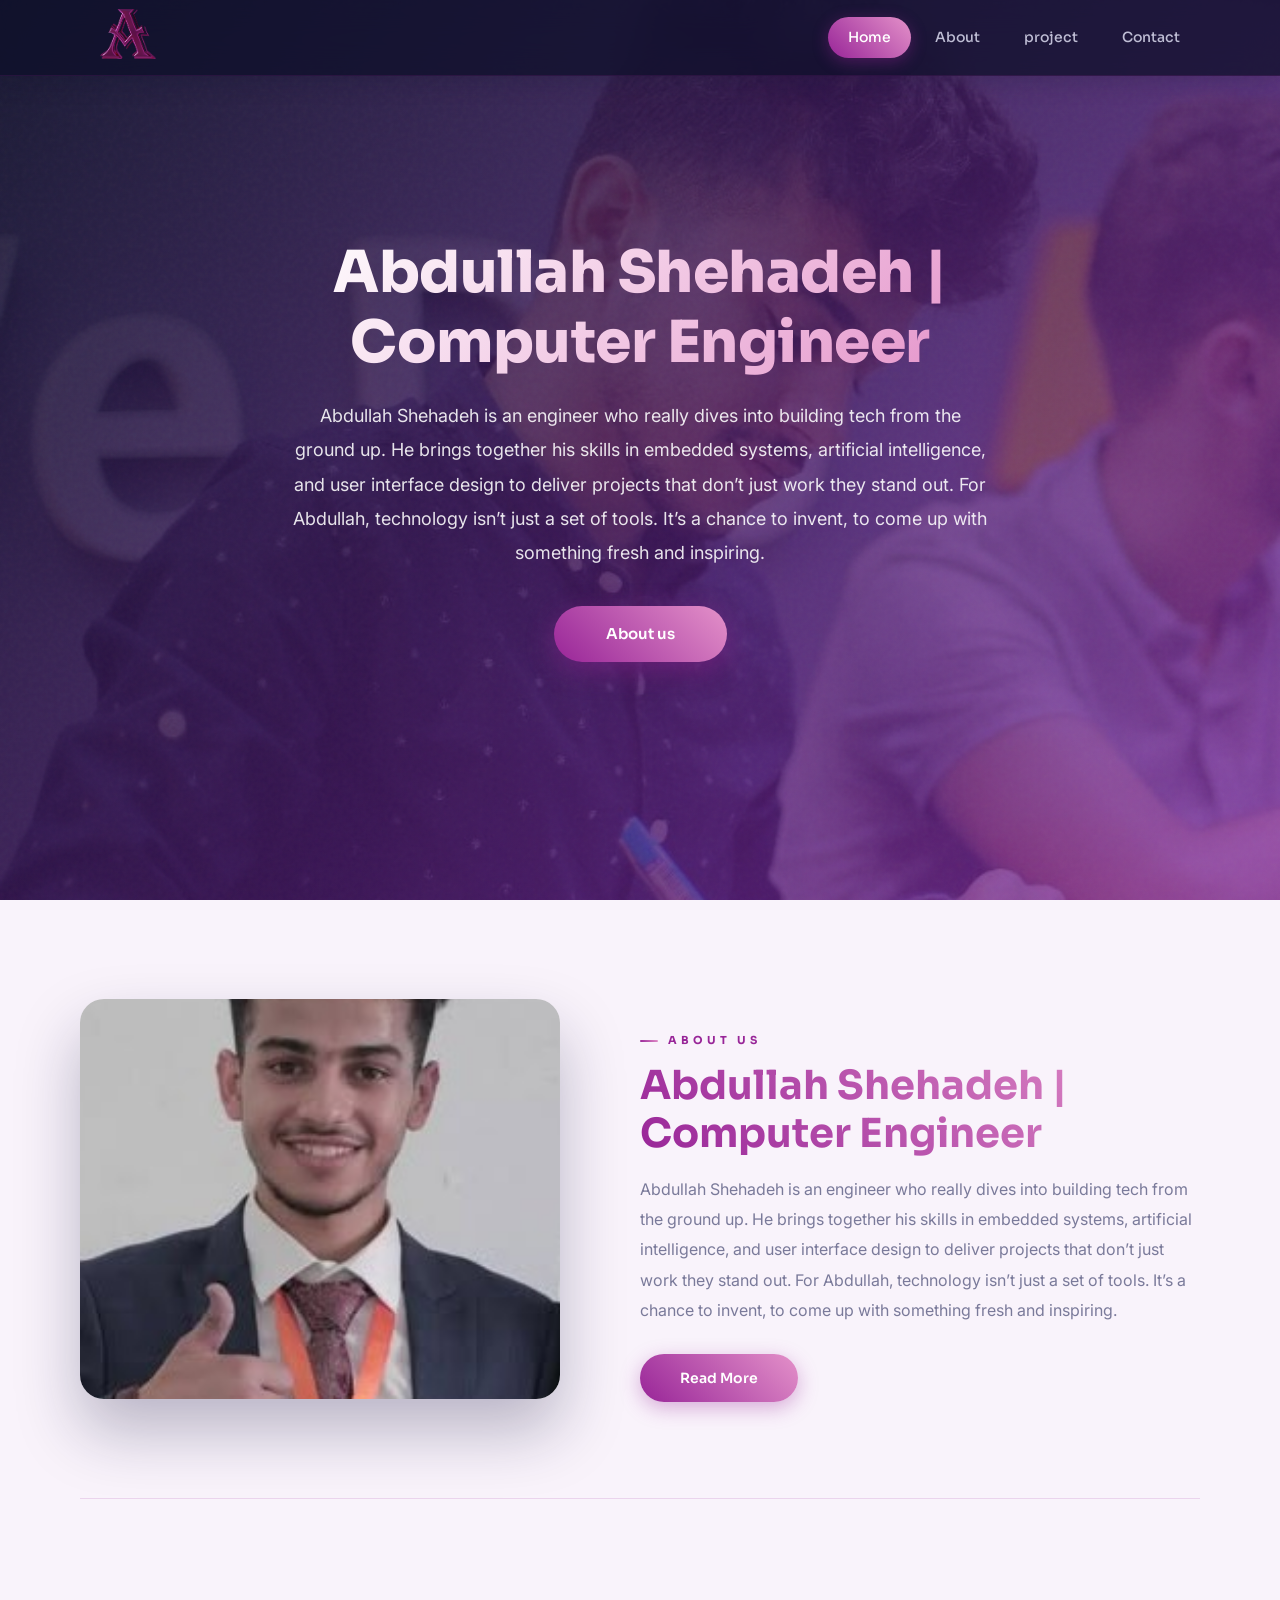
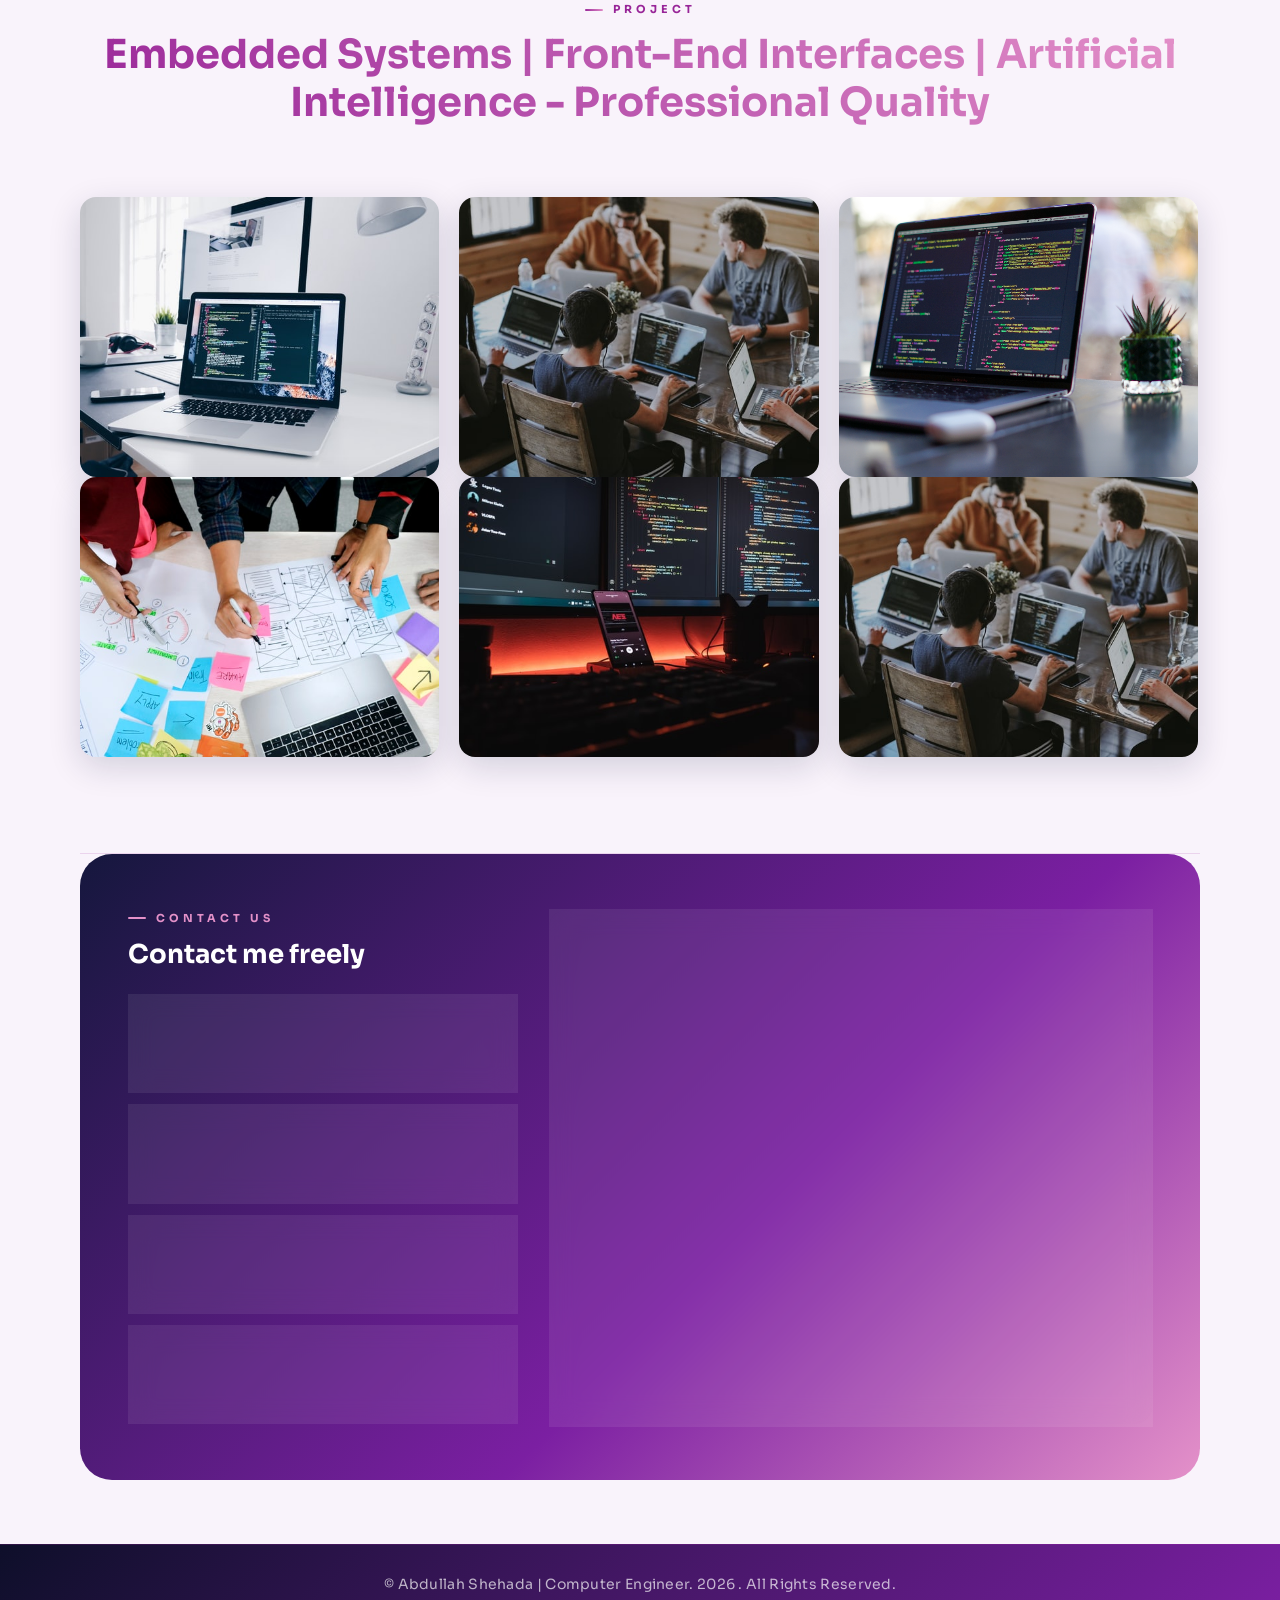
<file: index.html>
<!DOCTYPE html>
<html>

<head>
   <meta name="viewport" content="width=device-width, initial-scale=1.0">
   <title>Abdullah Shehada | Computer Engineer</title>
   <link rel="stylesheet" href="https://cdnjs.cloudflare.com/ajax/libs/font-awesome/4.7.0/css/font-awesome.min.css">
   <link rel="stylesheet" href="css/style.css">
   <link rel="stylesheet" href="css/responsive.css">
</head>

<body>
   <!-- Nav Bar -->
   <nav>
      <ul class="topnav">
         <li><a href="index.html"><img src="images/logo1.jpg" height="50" /></a></li>
         <div class="right">
            <li><a class="active" href="#home">Home</a></li>
            <li><a href="about-us.html">About</a></li>
            <li><a href="project.html">project</a></li>
            <li><a href="contact-us.html">Contact</a></li>
         </div>
      </ul>
   </nav>

   <!-- Main Section -->
   <div class="main-cover">
      <div class="overllay">
         <div class="Cover-content">
            <h1>Abdullah Shehadeh | Computer Engineer</h1>
            <p>
               Abdullah Shehadeh is an engineer who really dives into building tech from the ground up. He brings
               together his skills in embedded systems, artificial intelligence, and user interface design to deliver
               projects that don’t just work they stand out. For Abdullah, technology isn’t just a set of tools. It’s a
               chance to invent, to come up with something fresh and inspiring.
            </p>
            <a href="about-us.html">About us</a>
         </div>
      </div>
   </div>


   <!-- About Section  -->
   <section id="about">
      <div class="about flex main-container">
         <div class="item">
            <img src="images/image1.jpg" alt="Picture Of Abdullah Shehada">
         </div>
         <div class="item pt-30">
            <span class="u-text-sup">ABOUT US</span>
            <h2>
               Abdullah Shehadeh | Computer Engineer
            </h2>
            <p>
               Abdullah Shehadeh is an engineer who really dives into building tech from the ground up. He brings
               together his skills in embedded systems, artificial intelligence, and user interface design to deliver
               projects that don’t just work they stand out. For Abdullah, technology isn’t just a set of tools. It’s
               a
               chance to invent, to come up with something fresh and inspiring.
            </p>
            <div>
               <a href="about-us.html" class="green-btn">Read More</a>
            </div>
         </div>
      </div>
   </section>

   <hr>


   <!-- #about -->
   <!-- project -->
   <section id="project">
      <div class="text-center">
         <span class="u-text-sup  ">Project</span>
         <h2>Embedded Systems | Front-End Interfaces | Artificial Intelligence - Professional Quality </h3>
         </h2>
      </div>
      <div class="flex project pt-30">
         <!-- pro item -->
         <div class="item">
            <div class="container">
               <img src="images/2.jpg" alt="Avatar" class="image">
               <div class="overlay">
                  <div class="text">project title can be here</div>
               </div>
            </div>
         </div>
         <!-- #pro item -->
         <!-- pro item -->
         <div class="item">
            <div class="container">
               <img src="images/3.jpg" alt="Avatar" class="image">
               <div class="overlay">
                  <div class="text">project title can be here</div>
               </div>
            </div>
         </div>
         <!-- #pro item -->
         <!-- pro item -->
         <div class="item">
            <div class="container">
               <img src="images/main-cover.png" alt="Avatar" class="image">
               <div class="overlay">
                  <div class="text">project title can be here</div>
               </div>
            </div>
         </div>
         <!-- #pro item -->
      </div>
      <div class="flex project">
         <!-- pro item -->
         <div class="item">
            <div class="container">
               <img src="images/1.jpg" alt="Avatar" class="image">
               <div class="overlay">
                  <div class="text"> title can be here</div>
               </div>
            </div>
         </div>
         <!-- #pro item -->
         <!-- pro item -->
         <div class="item">
            <div class="container">
               <img src="images/5.jpg" alt="Avatar" class="image">
               <div class="overlay">
                  <div class="text">project title can be here</div>
               </div>
            </div>
         </div>
         <!-- #pro item -->
         <!-- pro item -->
         <div class="item">
            <div class="container">
               <img src="images/3.jpg" alt="Avatar" class="image">
               <div class="overlay">
                  <div class="text">project title can be here</div>
               </div>
            </div>
         </div>
         <!-- #pro item -->
      </div>
   </section>

   <hr>
   <!-- #project -->
   <!-- contact us -->
   <section id="contactus">
      <div class="contact-flex">

         <!-- info -->
         <div class="contact-info-side">
            <span class="u-text-sup">CONTACT US</span>
            <h2 class="contact-title">Contact me freely</h2>
            <div class="contact-cards">

               <div class="contact-card">
                  <svg class="contact-icon" width="20" height="20" viewBox="0 0 24 24" fill="none" stroke-width="1.8"
                     stroke-linecap="round" stroke-linejoin="round">
                     <path
                        d="M22 16.92v3a2 2 0 0 1-2.18 2 19.79 19.79 0 0 1-8.63-3.07A19.5 19.5 0 0 1 4.07 12a19.79 19.79 0 0 1-3.07-8.67A2 2 0 0 1 3 1.13l3-.05a2 2 0 0 1 2 1.72 12.84 12.84 0 0 0 .7 2.81 2 2 0 0 1-.45 2.11L7.09 8.91a16 16 0 0 0 6 6l1.19-1.19a2 2 0 0 1 2.11-.45 12.84 12.84 0 0 0 2.81.7A2 2 0 0 1 21 16l-.08.92z" />
                  </svg>
                  <div>
                     <span class="card-label">Phone</span>
                     <a href="tel:+972594798828">+972 594798828</a>
                  </div>
               </div>

               <div class="contact-card">
                  <svg class="contact-icon" width="20" height="20" viewBox="0 0 24 24" fill="none" stroke-width="1.8"
                     stroke-linecap="round" stroke-linejoin="round">
                     <path d="M4 4h16c1.1 0 2 .9 2 2v12c0 1.1-.9 2-2 2H4c-1.1 0-2-.9-2-2V6c0-1.1.9-2 2-2z" />
                     <polyline points="22,6 12,13 2,6" />
                  </svg>
                  <div>
                     <span class="card-label">Email</span>
                     <a href="mailto:AbdullahShehada03@gmail.com">AbdullahShehada03@gmail.com</a>
                  </div>
               </div>

               <div class="contact-card">
                  <svg class="contact-icon" width="20" height="20" viewBox="0 0 24 24" fill="none" stroke-width="1.8"
                     stroke-linecap="round" stroke-linejoin="round">
                     <path d="M21 10c0 7-9 13-9 13s-9-6-9-13a9 9 0 0 1 18 0z" />
                     <circle cx="12" cy="10" r="3" />
                  </svg>
                  <div>
                     <span class="card-label">Address</span>
                     <span class="card-value">Address can be here</span>
                  </div>
               </div>

               <div class="contact-card">
                  <svg class="contact-icon" width="20" height="20" viewBox="0 0 24 24" fill="none" stroke-width="1.8"
                     stroke-linecap="round" stroke-linejoin="round">
                     <polyline points="22 16.92 16.74 16.92 13.91 19.74 10 15.83 6.09 19.74 3.26 16.92 2 16.92" />
                     <path d="M2 9.08V6a2 2 0 0 1 2-2h16a2 2 0 0 1 2 2v3.08" />
                     <line x1="12" y1="12" x2="12" y2="21" />
                  </svg>
                  <div>
                     <span class="card-label">Fax</span>
                     <a href="tel:+972594798828">+972 594798828</a>
                  </div>
               </div>

            </div>
         </div>

         <!-- form -->
         <div class="contact-form-side">
            <span class="u-text-sup">Get in touch</span>
            <p class="contact-form-desc">Leave me a message and I'll get back to you as soon as possible. I'd be happy
               to answer your questions or discuss a potential collaboration.</p>
            <form class="contact-form">
               <input type="text" id="name" name="name" placeholder="Your name..">
               <input type="text" id="lname" name="lastname" placeholder="Your Subject..">
               <input type="tel" id="phone" name="phone" placeholder="Your phone..">
               <textarea id="subject" name="subject" placeholder="Write something.."></textarea>
               <div class="form-submit-row">
                  <input type="submit" value="Submit">
               </div>
            </form>
         </div>
      </div>
   </section>

   <footer>
      <div class="copyright">
         &copy; Abdullah Shehada | Computer Engineer. 2026 . All Rights Reserved.
      </div>
   </footer>
</body>

</html>
</file>
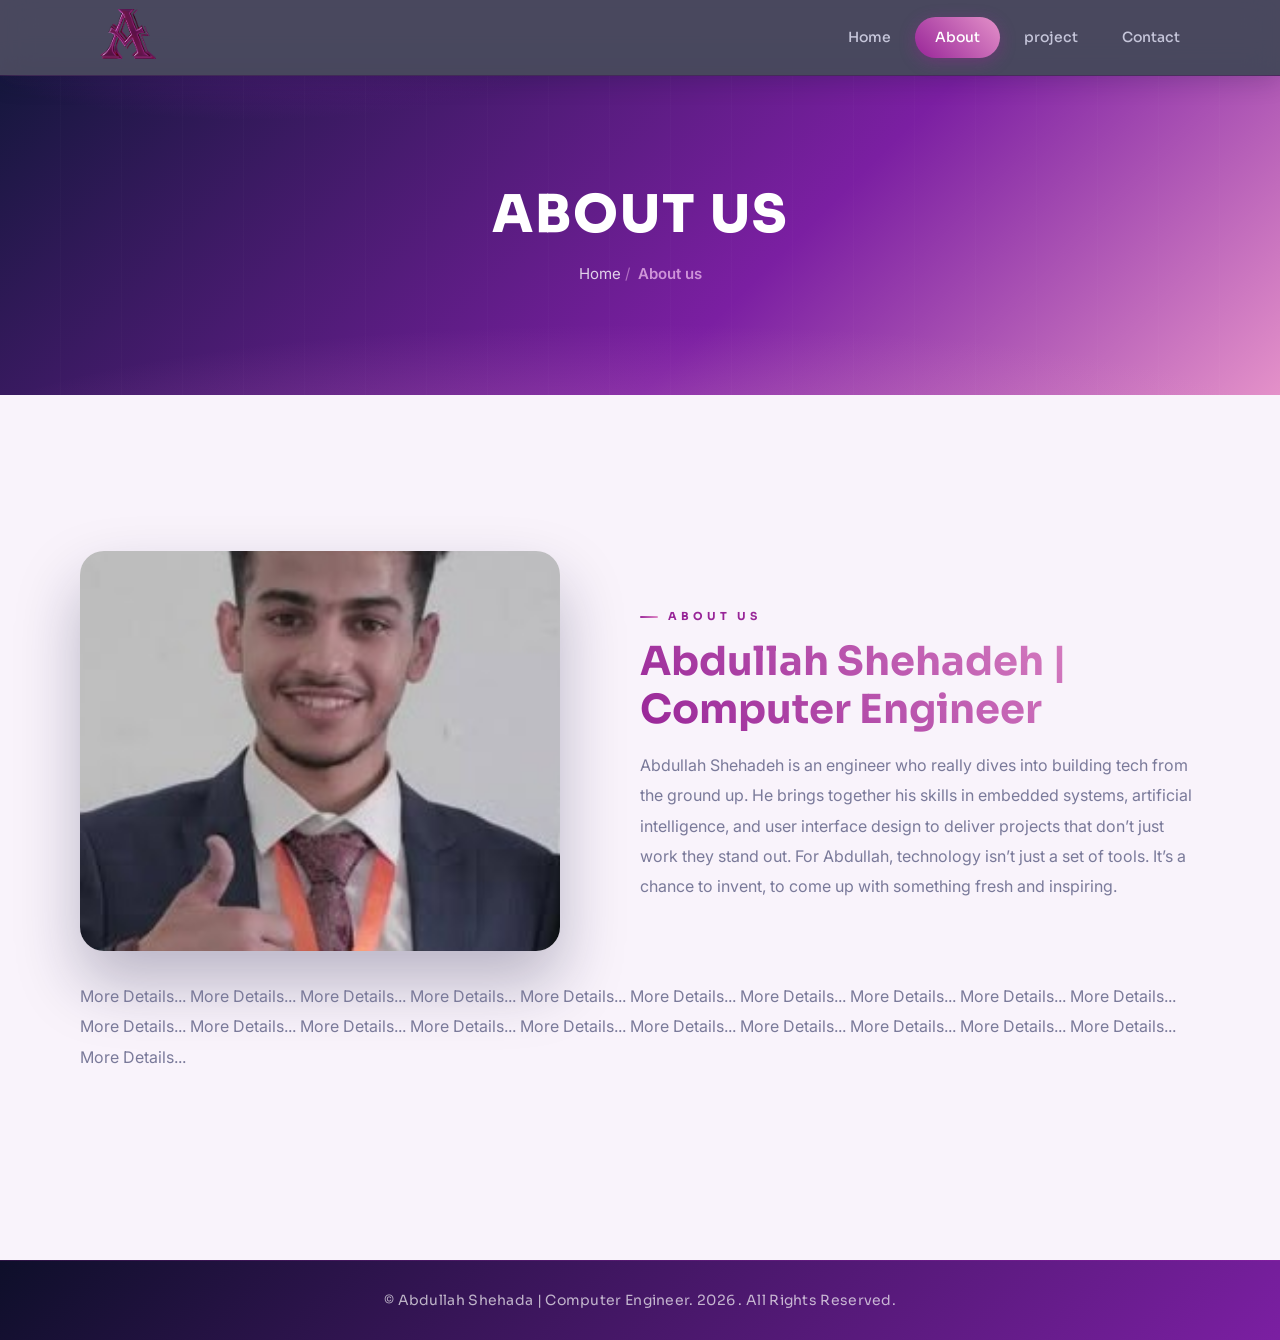
<file: about-us.html>
<!DOCTYPE html>
<html>

<head>
   <meta name="viewport" content="width=device-width, initial-scale=1.0">
   <title>Abdullah Shehada | Computer Engineer</title>
   <link rel="stylesheet" href="https://cdnjs.cloudflare.com/ajax/libs/font-awesome/4.7.0/css/font-awesome.min.css">
   <link rel="stylesheet" href="css/style.css">
   <link rel="stylesheet" href="css/responsive.css">
</head>

<body>
   <!-- Nav Bar -->
   <nav>
      <ul class="topnav">
         <li><a href="index.html"><img src="images/logo1.jpg" height="50" /></a></li>
         <div class="right">
            <li><a href="index.html">Home</a></li>
            <li><a class="active" href="about-us.html">About</a></li>
            <li><a href="project.html">project</a></li>
            <li><a href="contact-us.html">Contact</a></li>
         </div>
      </ul>
   </nav>

   <!-- page conten -->
   <div class="cover-page">
      <div class="tit">
         <h1>about us</h1>
         <ul class="breadcrumb">
            <li><a href="index.html">Home</a></li>
            <li><a href="about-us.html" class="active">About us</a></li>
         </ul>
      </div>
   </div>


   <section id="about">
      <div class="about flex main-container mt-30">
         <div class="item">
            <img src="images/image1.jpg" alt="Picture Of Abdullah Shehada">
         </div>
         <div class="item pt-30">
            <span class="green u-text-sup">ABOUT US</span>
            <h2>
               Abdullah Shehadeh | Computer Engineer
            </h2>
            <p>
               Abdullah Shehadeh is an engineer who really dives into building tech from the ground up. He brings
               together his skills in embedded systems, artificial intelligence, and user interface design to deliver
               projects that don’t just work they stand out. For Abdullah, technology isn’t just a set of tools. It’s a
               chance to invent, to come up with something fresh and inspiring.
            </p>

         </div>
      </div>

      <div class="about">
         <p class="mt-30">
            More Details...
            More Details...
            More Details...
            More Details...
            More Details...
            More Details...
            More Details...
            More Details...
            More Details...
            More Details...
            More Details...
            More Details...
            More Details...
            More Details...
            More Details...
            More Details...
            More Details...
            More Details...
            More Details...
            More Details...
            More Details...
         </p>
      </div>
   </section>

   <!-- Footer -->
   <footer>
      <div class="copyright">
         &copy; Abdullah Shehada | Computer Engineer. 2026 . All Rights Reserved.
      </div>
   </footer>
</body>

</html>
</file>
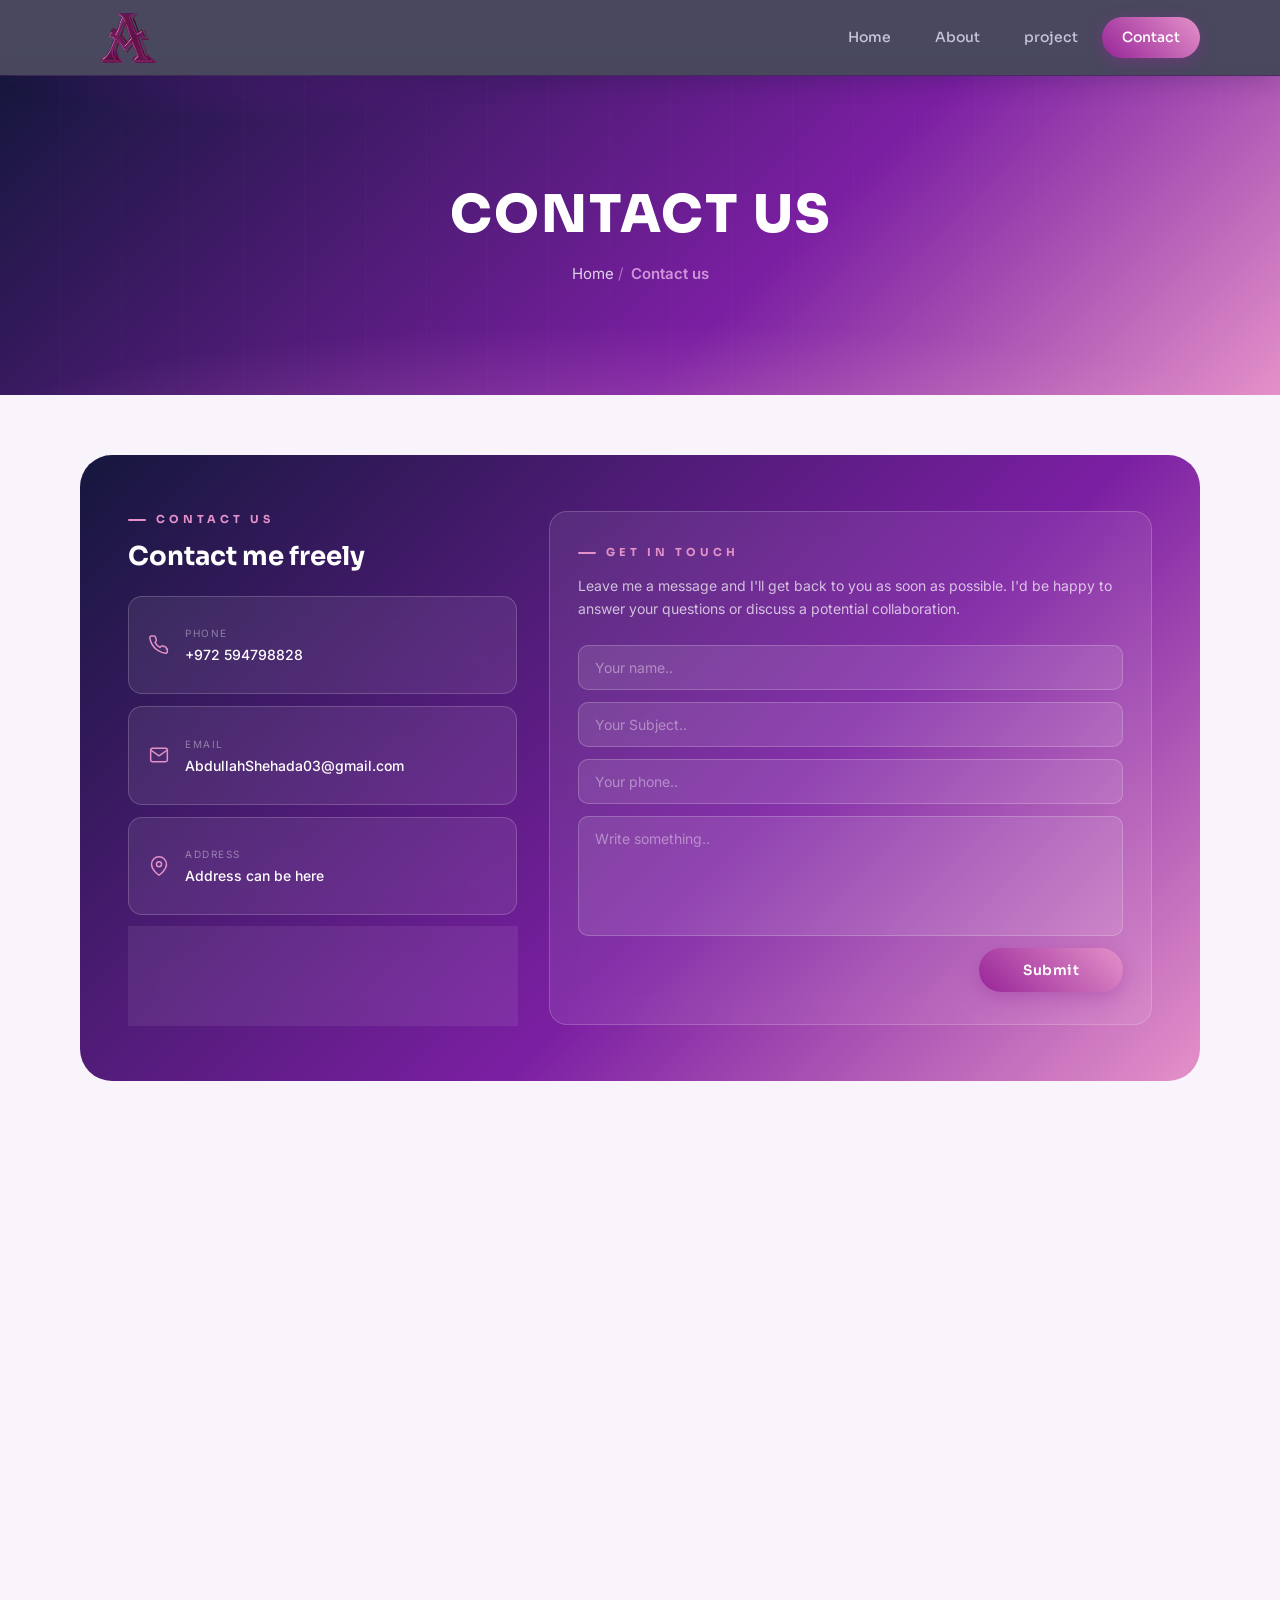
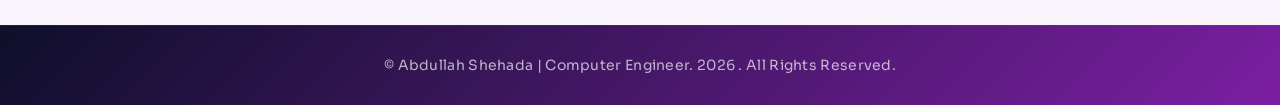
<file: contact-us.html>
<html>

<head>
   <meta name="viewport" content="width=device-width, initial-scale=1.0">
   <title>Abdullah Shehada | Computer Engineer</title>
   <link rel="stylesheet" href="https://cdnjs.cloudflare.com/ajax/libs/font-awesome/4.7.0/css/font-awesome.min.css">
   <link rel="stylesheet" href="css/style.css">
   <link rel="stylesheet" href="css/responsive.css">
</head>

<body>
   <!-- menue -->
   <nav>
      <ul class="topnav">
         <li><a href="index.html"><img src="images/logo1.jpg" height="50" /></a></li>
         <div class="right">
            <li><a href="index.html">Home</a></li>
            <li><a href="about-us.html">About</a></li>
            <li><a href="project.html">project</a></li>
            <li><a class="active" href="contact-us.html">Contact</a></li>
         </div>
      </ul>
   </nav>

   <!-- cover -->
   <div class="cover-page">
      <div class="tit">
         <h1>Contact us</h1>
         <ul class="breadcrumb">
            <li><a href="index.html">Home</a></li>
            <li><a href="contact-us.html" class="active">Contact us</a></li>

         </ul>
      </div>
   </div>

   <section id="contactus">
      <div class="contact-flex">

         <!-- info -->
         <div class="contact-info-side">
            <span class="u-text-sup">CONTACT US</span>
            <h2 class="contact-title">Contact me freely</h2>
            <div class="contact-cards">

               <div class="contact-card">
                  <svg class="contact-icon" width="20" height="20" viewBox="0 0 24 24" fill="none" stroke-width="1.8"
                     stroke-linecap="round" stroke-linejoin="round">
                     <path
                        d="M22 16.92v3a2 2 0 0 1-2.18 2 19.79 19.79 0 0 1-8.63-3.07A19.5 19.5 0 0 1 4.07 12a19.79 19.79 0 0 1-3.07-8.67A2 2 0 0 1 3 1.13l3-.05a2 2 0 0 1 2 1.72 12.84 12.84 0 0 0 .7 2.81 2 2 0 0 1-.45 2.11L7.09 8.91a16 16 0 0 0 6 6l1.19-1.19a2 2 0 0 1 2.11-.45 12.84 12.84 0 0 0 2.81.7A2 2 0 0 1 21 16l-.08.92z" />
                  </svg>
                  <div>
                     <span class="card-label">Phone</span>
                     <a href="tel:+972594798828">+972 594798828</a>
                  </div>
               </div>

               <div class="contact-card">
                  <svg class="contact-icon" width="20" height="20" viewBox="0 0 24 24" fill="none" stroke-width="1.8"
                     stroke-linecap="round" stroke-linejoin="round">
                     <path d="M4 4h16c1.1 0 2 .9 2 2v12c0 1.1-.9 2-2 2H4c-1.1 0-2-.9-2-2V6c0-1.1.9-2 2-2z" />
                     <polyline points="22,6 12,13 2,6" />
                  </svg>
                  <div>
                     <span class="card-label">Email</span>
                     <a href="mailto:AbdullahShehada03@gmail.com">AbdullahShehada03@gmail.com</a>
                  </div>
               </div>

               <div class="contact-card">
                  <svg class="contact-icon" width="20" height="20" viewBox="0 0 24 24" fill="none" stroke-width="1.8"
                     stroke-linecap="round" stroke-linejoin="round">
                     <path d="M21 10c0 7-9 13-9 13s-9-6-9-13a9 9 0 0 1 18 0z" />
                     <circle cx="12" cy="10" r="3" />
                  </svg>
                  <div>
                     <span class="card-label">Address</span>
                     <span class="card-value">Address can be here</span>
                  </div>
               </div>

               <div class="contact-card">
                  <svg class="contact-icon" width="20" height="20" viewBox="0 0 24 24" fill="none" stroke-width="1.8"
                     stroke-linecap="round" stroke-linejoin="round">
                     <polyline points="22 16.92 16.74 16.92 13.91 19.74 10 15.83 6.09 19.74 3.26 16.92 2 16.92" />
                     <path d="M2 9.08V6a2 2 0 0 1 2-2h16a2 2 0 0 1 2 2v3.08" />
                     <line x1="12" y1="12" x2="12" y2="21" />
                  </svg>
                  <div>
                     <span class="card-label">Fax</span>
                     <a href="tel:+972594798828">+972 594798828</a>
                  </div>
               </div>

            </div>
         </div>

         <!-- form -->
         <div class="contact-form-side">
            <span class="u-text-sup">Get in touch</span>
            <p class="contact-form-desc">Leave me a message and I'll get back to you as soon as possible. I'd be happy
               to answer your questions or discuss a potential collaboration.</p>
            <form class="contact-form">
               <input type="text" id="name" name="name" placeholder="Your name..">
               <input type="text" id="lname" name="lastname" placeholder="Your Subject..">
               <input type="tel" id="phone" name="phone" placeholder="Your phone..">
               <textarea id="subject" name="subject" placeholder="Write something.."></textarea>
               <div class="form-submit-row">
                  <input type="submit" value="Submit">
               </div>
            </form>
         </div>
      </div>
   </section>



   <iframe
      src="https://www.google.com/maps/embed?pb=!1m18!1m12!1m3!1d3405.596756788635!2d34.30759192493561!3d31.39768055319446!2m3!1f0!2f0!3f0!3m2!1i1024!2i768!4f13.1!3m3!1m2!1s0x14fd9aeb11552955%3A0x6aff4c2737df6d3b!2z2YXZitmG2KfYoSDYrtin2YbZitmI2YbYsyDYp9mE2KzYr9mK2K8!5e0!3m2!1sar!2sil!4v1776501599629!5m2!1sar!2sil"
      width="600" height="450" style="border:0;" allowfullscreen="" loading="lazy"
      referrerpolicy="no-referrer-when-downgrade"></iframe>

   <footer>
      <div class="copyright">
         &copy; Abdullah Shehada | Computer Engineer. 2026 . All Rights Reserved.
      </div>
   </footer>

</body>

</html>
</file>
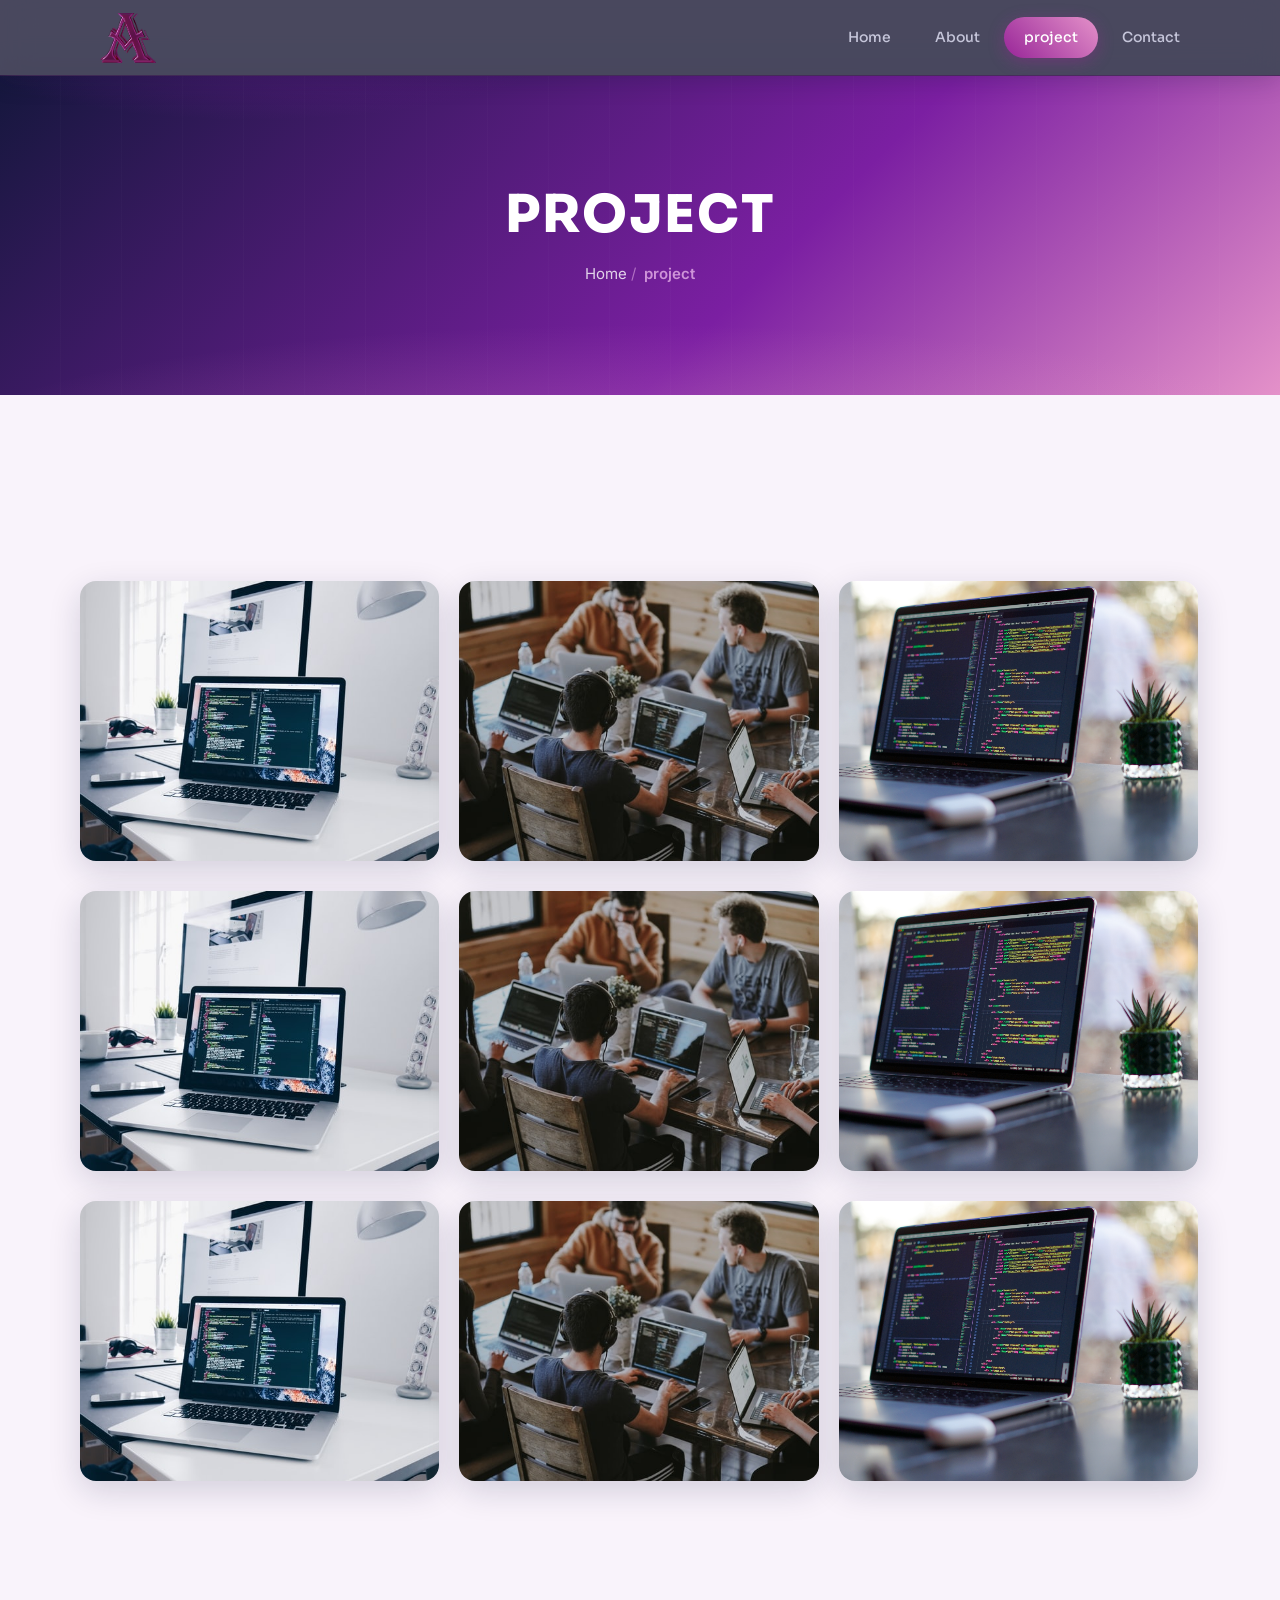
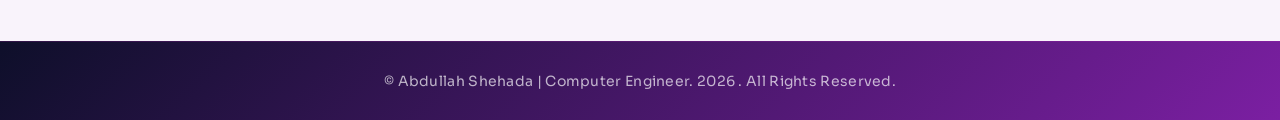
<file: project.html>
<html>

<head>
   <meta name="viewport" content="width=device-width, initial-scale=1.0">
   <title>Abdullah Shehada | Computer Engineer</title>
   <link rel="stylesheet" href="https://cdnjs.cloudflare.com/ajax/libs/font-awesome/4.7.0/css/font-awesome.min.css">
   <link rel="stylesheet" href="css/style.css">
   <link rel="stylesheet" href="css/responsive.css">
</head>

<body>
   <!-- menue -->
   <nav>
      <ul class="topnav">
         <li><a href="index.html"><img src="images/logo1.jpg" height="50" /></a></li>
         <div class="right">
            <li><a href="index.html">Home</a></li>
            <li><a href="about-us.html">About</a></li>
            <li><a class="active" href="project.html">project</a></li>
            <li><a href="contact-us.html">Contact</a></li>
         </div>
      </ul>
   </nav>


   <!-- cover -->
   <div class="cover-page">
      <div class="tit">
         <h1>Project</h1>
         <ul class="breadcrumb">
            <li><a href="index.html">Home</a></li>
            <li><a href="project.html" class="active">project</a></li>

         </ul>
      </div>
   </div>



   <section id="project">
      <div class="flex project pt-30">
         <!-- pro item -->
         <div class="item">
            <div class="container">
               <img src="images/2.jpg" alt="Avatar" class="image">
               <div class="overlay">
                  <div class="text">project title can be here</div>
               </div>
            </div>
         </div>
         <!-- pro item -->
         <div class="item">
            <div class="container">
               <img src="images/3.jpg" alt="Avatar" class="image">
               <div class="overlay">
                  <div class="text">project title can be here</div>
               </div>
            </div>
         </div>
         <!-- pro item -->
         <div class="item">
            <div class="container">
               <img src="images/main-cover.png" alt="Avatar" class="image">
               <div class="overlay">
                  <div class="text">project title can be here</div>
               </div>
            </div>
         </div>
      </div>
      <div class="flex project pt-30">
         <!-- pro item -->
         <div class="item">
            <div class="container">
               <img src="images/2.jpg" alt="Avatar" class="image">
               <div class="overlay">
                  <div class="text">project title can be here</div>
               </div>
            </div>
         </div>
         <!-- pro item -->
         <div class="item">
            <div class="container">
               <img src="images/3.jpg" alt="Avatar" class="image">
               <div class="overlay">
                  <div class="text">project title can be here</div>
               </div>
            </div>
         </div>
         <!-- pro item -->
         <div class="item">
            <div class="container">
               <img src="images/main-cover.png" alt="Avatar" class="image">
               <div class="overlay">
                  <div class="text">project title can be here</div>
               </div>
            </div>
         </div>
      </div>
      <div class="flex project pt-30">
         <!-- pro item -->
         <div class="item">
            <div class="container">
               <img src="images/2.jpg" alt="Avatar" class="image">
               <div class="overlay">
                  <div class="text">project title can be here</div>
               </div>
            </div>
         </div>
         <!-- pro item -->
         <div class="item">
            <div class="container">
               <img src="images/3.jpg" alt="Avatar" class="image">
               <div class="overlay">
                  <div class="text">project title can be here</div>
               </div>
            </div>
         </div>
         <!-- pro item -->
         <div class="item">
            <div class="container">
               <img src="images/main-cover.png" alt="Avatar" class="image">
               <div class="overlay">
                  <div class="text">project title can be here</div>
               </div>
            </div>
         </div>
      </div>

   </section>

   <!-- Footer -->
   <footer>
      <div class="copyright">
         &copy; Abdullah Shehada | Computer Engineer. 2026 . All Rights Reserved.
      </div>
   </footer>

</body>

</html>
</file>
<file: css/style.css>
@import url('https://fonts.googleapis.com/css2?family=Sora:wght@300;400;500;600;700;800&family=Inter:wght@300;400;500;600&display=swap');


*,
*::before,
*::after {
    margin: 0;
    padding: 0;
    box-sizing: border-box;
}

:root {
    /* Colors */
    --clr-dark: #0E0F2A;
    --clr-dark-mid: #15173D;
    --clr-purple: #7B1FA2;
    --clr-purple-soft: #982598;
    --clr-pink: #CE93D8;
    --clr-pink-light: #E491C9;
    --clr-light: #F9F3FB;
    --clr-white: #ffffff;
    --clr-text: #3D3D5C;
    --clr-text-muted: #7A7A9A;
    --clr-border: rgba(152, 37, 152, 0.15);

    /* Gradients */
    --grad-primary: linear-gradient(135deg, #7B1FA2 0%, #E491C9 100%);
    --grad-dark: linear-gradient(135deg, #0E0F2A 0%, #7B1FA2 100%);
    --grad-accent: linear-gradient(45deg, #982598 0%, #E491C9 100%);
    --grad-hero: linear-gradient(135deg, rgba(14, 15, 42, 0.88) 0%, rgba(123, 31, 162, 0.72) 100%);
    --grad-cover: linear-gradient(135deg, #15173D 0%, #7B1FA2 60%, #E491C9 100%);

    /* Shadows */
    --shadow-xs: 0 2px 8px rgba(21, 23, 61, 0.08);
    --shadow-sm: 0 4px 16px rgba(21, 23, 61, 0.12);
    --shadow-md: 0 10px 32px rgba(21, 23, 61, 0.16);
    --shadow-lg: 0 20px 48px rgba(21, 23, 61, 0.22);
    --shadow-xl: 0 32px 64px rgba(21, 23, 61, 0.28);

    /* Typography */
    --font-display: 'Sora', sans-serif;
    --font-body: 'Inter', sans-serif;

    /* Spacing scale */
    --space-xs: 8px;
    --space-sm: 16px;
    --space-md: 24px;
    --space-lg: 40px;
    --space-xl: 64px;
    --space-2xl: 96px;

    /* Radii */
    --radius-sm: 8px;
    --radius-md: 16px;
    --radius-lg: 24px;
    --radius-xl: 32px;
    --radius-full: 9999px;

    /* Transitions */
    --transition-base: 0.3s ease;
    --transition-slow: 0.5s ease;
    --transition-spring: 0.4s cubic-bezier(0.34, 1.56, 0.64, 1);
}

html {
    scroll-behavior: smooth;
}

body {
    font-family: var(--font-body);
    background: var(--clr-light);
    color: var(--clr-text);
    line-height: 1.6;
    min-height: 100vh;
    overflow-x: hidden;
}

/* Text display  */

h1,
h2,
h3,
h4 {
    font-family: var(--font-display);
    font-weight: 700;
    line-height: 1.2;
}

h1 {
    font-size: clamp(36px, 5vw, 56px);
    font-weight: 800;
}

h2 {
    font-size: clamp(26px, 3.5vw, 40px);
    font-weight: 700;
    background: var(--grad-accent);
    -webkit-background-clip: text;
    background-clip: text;
    color: transparent;
    margin-bottom: var(--space-sm);
}

h3 {
    font-size: clamp(18px, 2vw, 22px);
}

p {
    font-size: 16px;
    line-height: 1.8;
    color: var(--clr-text-muted);
}

a {
    text-decoration: none;
    transition: color var(--transition-base);
    color: var(--clr-purple-soft);
}

a:hover {
    color: var(--clr-dark-mid);
}

/* ==========================================
   UTILITIES
   ========================================== */
.mt-30 {
    margin-top: 30px;
}

.pt-30 {
    padding-top: 30px;
}

.mb-30 {
    margin-bottom: 30px;
}

.pb-30 {
    padding-bottom: 30px;
}

.w-60 {
    width: 60%;
}

.w-40 {
    width: 40%;
}

.flex {
    display: flex;
    align-items: center;
    flex-wrap: wrap;
}

.text-center {
    text-align: center;
}

.main-container {
    max-width: 1200px;
    margin: 0 auto;
}

.u-text-sup {
    font-family: var(--font-display);
    font-size: 11px;
    font-weight: 700;
    color: var(--clr-purple-soft);
    letter-spacing: 4px;
    text-transform: uppercase;
    display: inline-block;
    margin-bottom: 12px;
    position: relative;
    padding-left: 28px;
}

.u-text-sup::before {
    content: '';
    position: absolute;
    left: 0;
    top: 50%;
    transform: translateY(-50%);
    width: 18px;
    height: 2px;
    background: var(--grad-accent);
    border-radius: var(--radius-full);
}

/* BUTTONS */
.green-btn {
    display: inline-flex;
    align-items: center;
    gap: 8px;
    background: var(--grad-accent);
    color: var(--clr-white);
    padding: 13px 40px;
    font-family: var(--font-display);
    font-size: 14px;
    font-weight: 600;
    border: none;
    border-radius: var(--radius-full);
    cursor: pointer;
    position: relative;
    overflow: hidden;
    transition: transform var(--transition-base), box-shadow var(--transition-base);
    box-shadow: 0 6px 20px rgba(152, 37, 152, 0.35);
}

.green-btn::after {
    content: '';
    position: absolute;
    inset: 0;
    background: linear-gradient(90deg, transparent 0%, rgba(255, 255, 255, 0.25) 50%, transparent 100%);
    transform: translateX(-100%);
    transition: transform var(--transition-slow);
}

.green-btn:hover {
    transform: translateY(-3px);
    box-shadow: 0 12px 32px rgba(152, 37, 152, 0.45);
    color: var(--clr-white);
}

.green-btn:hover::after {
    transform: translateX(100%);
}

.green-btn:active {
    transform: translateY(-1px);
}

/* FORMS */
input,
select,
textarea {
    width: 100%;
    padding: 14px 18px;
    border: 2px solid rgba(152, 37, 152, 0.15);
    border-radius: var(--radius-md);
    background: rgba(255, 255, 255, 0.9);
    font-family: var(--font-body);
    font-size: 15px;
    color: var(--clr-text);
    transition: border-color var(--transition-base), box-shadow var(--transition-base);
    margin-bottom: 18px;
    resize: vertical;
}

input::placeholder,
textarea::placeholder {
    color: var(--clr-text-muted);
    font-size: 14px;
}

input:focus,
textarea:focus {
    outline: none;
    border-color: var(--clr-purple-soft);
    box-shadow: 0 0 0 4px rgba(152, 37, 152, 0.1);
    background: var(--clr-white);
}

input[type="submit"] {
    background: var(--grad-accent);
    color: var(--clr-white);
    padding: 14px 50px;
    border: none;
    border-radius: var(--radius-full);
    cursor: pointer;
    width: fit-content;
    float: right;
    font-family: var(--font-display);
    font-weight: 600;
    font-size: 15px;
    letter-spacing: 0.5px;
    transition: transform var(--transition-base), box-shadow var(--transition-base);
    box-shadow: 0 6px 20px rgba(152, 37, 152, 0.35);
    margin-top: 8px;
}

input[type="submit"]:hover {
    transform: translateY(-2px);
    box-shadow: 0 12px 32px rgba(152, 37, 152, 0.45);
}

/* NAVIGATION */
nav {
    position: fixed;
    top: 0;
    left: 0;
    right: 0;
    z-index: 1000;
    background: rgba(14, 15, 42, 0.75);
    backdrop-filter: blur(16px);
    -webkit-backdrop-filter: blur(16px);
    border-bottom: 1px solid var(--clr-border);
    box-shadow: 0 4px 24px rgba(14, 15, 42, 0.2);
}

ul.topnav {
    list-style: none;
    display: flex;
    align-items: center;
    justify-content: space-between;
    padding: 0 80px;
    height: 75px;
    margin: 0;
}

ul.topnav li {
    float: left;
}

ul.topnav li a {
    display: block;
    color: rgba(220, 220, 240, 0.85);
    padding: 9px 20px;
    font-family: var(--font-display);
    font-size: 14px;
    font-weight: 500;
    border-radius: var(--radius-full);
    transition: color var(--transition-base), background var(--transition-base);
}

ul.topnav li a:hover {
    color: var(--clr-white);
    background: rgba(152, 37, 152, 0.18);
}

ul.topnav li a.active {
    background: var(--grad-accent);
    color: var(--clr-white);
    box-shadow: 0 4px 16px rgba(152, 37, 152, 0.4);
}

.right {
    float: right;
    display: flex;
    align-items: center;
    gap: 4px;
}

/* HERO SECTION */
.main-cover {
    position: relative;
    background-image: url("../images/WhatsApp Image 2025-12-02 at 12.20.49_d461324c.jpg");
    height: 100vh;
    min-height: 600px;
    background-position: 25% 25%;
    background-repeat: no-repeat;
    background-size: cover;
    background-attachment: fixed;
}

.main-cover::before {
    content: '';
    position: absolute;
    inset: 0;
    background: var(--grad-hero);
}

/* Subtle noise texture overlay */
.main-cover::after {
    content: '';
    position: absolute;
    inset: 0;
    background-image: url("data:image/svg+xml,%3Csvg viewBox='0 0 200 200' xmlns='http://www.w3.org/2000/svg'%3E%3Cfilter id='n'%3E%3CfeTurbulence type='fractalNoise' baseFrequency='0.9' numOctaves='4' stitchTiles='stitch'/%3E%3C/filter%3E%3Crect width='100%25' height='100%25' filter='url(%23n)' opacity='0.04'/%3E%3C/svg%3E");
    pointer-events: none;
}

.overllay {
    position: relative;
    z-index: 1;
    height: 100%;
    display: flex;
    align-items: center;
    justify-content: center;
}

.Cover-content {
    width: min(700px, 90%);
    text-align: center;
    animation: fadeUp 0.8s ease both;
}

.Cover-content h1 {
    font-size: clamp(32px, 5.5vw, 58px);
    font-weight: 900;
    margin-bottom: 22px;
    background: linear-gradient(135deg, #fff 0%, #E491C9 100%);
    -webkit-background-clip: text;
    background-clip: text;
    color: transparent;
    letter-spacing: -0.5px;
}

.Cover-content p {
    font-size: clamp(15px, 1.8vw, 18px);
    color: rgba(255, 255, 255, 0.88);
    margin-bottom: 36px;
    line-height: 1.9;
}

.Cover-content a {
    display: inline-flex;
    align-items: center;
    gap: 8px;
    background: var(--grad-accent);
    color: var(--clr-white);
    border-radius: var(--radius-full);
    padding: 16px 52px;
    font-family: var(--font-display);
    font-weight: 600;
    font-size: 15px;
    box-shadow: 0 8px 28px rgba(152, 37, 152, 0.45);
    transition: transform var(--transition-spring), box-shadow var(--transition-base);
}

.Cover-content a:hover {
    transform: translateY(-4px);
    box-shadow: 0 16px 40px rgba(152, 37, 152, 0.55);
    color: var(--clr-white);
}

@keyframes fadeUp {
    from {
        opacity: 0;
        transform: translateY(30px);
    }

    to {
        opacity: 1;
        transform: translateY(0);
    }
}

/* FOOTER */
footer {
    background: var(--grad-dark);
    color: rgba(255, 255, 255, 0.8);
    padding: 28px var(--space-lg);
    text-align: center;
    font-size: 14px;
    font-family: var(--font-display);
    letter-spacing: 0.3px;
    margin-top: var(--space-xl);
    border-top: 1px solid rgba(152, 37, 152, 0.2);
}

.copyright {
    opacity: 0.85;
}

/* SCROLL TO TOP */
.scroll-top {
    position: fixed;
    bottom: 30px;
    right: 30px;
    background: var(--grad-accent);
    color: var(--clr-white);
    width: 48px;
    height: 48px;
    border-radius: 50%;
    display: flex;
    align-items: center;
    justify-content: center;
    cursor: pointer;
    opacity: 0;
    pointer-events: none;
    transition: opacity var(--transition-base), transform var(--transition-spring);
    box-shadow: var(--shadow-md);
    z-index: 999;
    font-size: 18px;
}

.scroll-top.show {
    opacity: 1;
    pointer-events: auto;
}

.scroll-top:hover {
    transform: translateY(-4px);
    box-shadow: var(--shadow-lg);
}

/* GLASS CARD */
.glass-card {
    background: rgba(255, 255, 255, 0.55);
    backdrop-filter: blur(16px);
    -webkit-backdrop-filter: blur(16px);
    border-radius: var(--radius-lg);
    border: 1px solid rgba(255, 255, 255, 0.45);
    padding: var(--space-lg);
    box-shadow: var(--shadow-sm);
}

/* ICON UTILITIES */
.fa,
.fas,
.far {
    margin-right: 6px;
}


/* SECTIONS */
section {
    padding: var(--space-2xl) 80px;
}

hr {
    border: none;
    border-top: 1px solid var(--clr-border);
    margin: 0 80px;
}

/* ABOUT SECTION */
.about .item {
    width: 50%;
}

.about img {
    width: 92%;
    max-width: 480px;
    height: 400px;
    object-fit: cover;
    border-radius: var(--radius-lg);
    display: block;
    box-shadow: var(--shadow-xl);
    transition: transform var(--transition-slow), box-shadow var(--transition-slow);
}

.about img:hover {
    transform: scale(1.02) rotate(0.5deg);
    box-shadow: 0 32px 72px rgba(21, 23, 61, 0.3);
}

.about p {
    font-size: 16px;
    line-height: 1.9;
    color: var(--clr-text-muted);
    margin-bottom: 28px;
}

/* PROJECT SECTION */
#project .text-center {
    margin-bottom: var(--space-lg);
}

.project {
    gap: 20px;
    align-items: stretch;
}

.project .item {
    width: calc(33.333% - 14px);
    border-radius: var(--radius-md);
    transition: transform var(--transition-spring);
}

.project .item:hover {
    transform: translateY(-8px);
}

.container {
    position: relative;
    overflow: hidden;
    border-radius: var(--radius-md);
    box-shadow: var(--shadow-md);
    height: 100%;
}

.image {
    display: block;
    width: 100%;
    height: 280px;
    object-fit: cover;
    transition: transform 0.6s ease;
}

.container:hover .image {
    transform: scale(1.08);
}

.overlay {
    position: absolute;
    inset: 0;
    opacity: 0;
    transition: opacity var(--transition-base);
    background: linear-gradient(160deg,
            rgba(14, 15, 42, 0.92) 0%,
            rgba(123, 31, 162, 0.85) 100%);
    display: flex;
    align-items: center;
    justify-content: center;
}

.container:hover .overlay {
    opacity: 1;
}

.text {
    color: var(--clr-white);
    font-family: var(--font-display);
    font-size: 18px;
    font-weight: 600;
    text-align: center;
    padding: 0 20px;
    transform: translateY(10px);
    transition: transform var(--transition-base);
}

.container:hover .text {
    transform: translateY(0);
}

/* CONTACT SECTION */
#contactus {
    background: linear-gradient(135deg, #15173D 0%, #7B1FA2 60%, #E491C9 100%);
    border-radius: var(--radius-xl);
    margin: 0 80px 60px;
    padding: 56px 48px;
}

.contact-flex {
    display: flex;
    gap: 32px;
    align-items: stretch;
}

/* ---- Left: info side ---- */
.contact-info-side {
    flex: 0 0 38%;
    display: flex;
    flex-direction: column;
}

.contact-info-side .u-text-sup {
    color: var(--clr-pink-light);
}

.contact-info-side .u-text-sup::before {
    background: var(--clr-pink-light);
}

.contact-title {
    color: var(--clr-white) !important;
    background: none !important;
    -webkit-background-clip: unset !important;
    background-clip: unset !important;
    font-size: 26px;
    margin-bottom: 24px;
}

.contact-cards {
    display: flex;
    flex-direction: column;
    gap: 12px;
    flex: 1;
}

.contact-card {
    flex: 1;
    display: flex;
    align-items: center;
    gap: 16px;
    padding: 18px 20px;
    background: rgba(255, 255, 255, 0.08);
    border: 0.5px solid rgba(255, 255, 255, 0.18);
    border-radius: 14px;
    backdrop-filter: blur(12px);
    -webkit-backdrop-filter: blur(12px);
    transition: background var(--transition-base), border-color var(--transition-base);
}

.contact-card:hover {
    background: rgba(255, 255, 255, 0.14);
    border-color: rgba(255, 255, 255, 0.32);
}

.contact-icon {
    flex-shrink: 0;
    stroke: var(--clr-pink-light);
}

.contact-card .card-label {
    color: rgba(255, 255, 255, 0.4);
    font-size: 10px;
    letter-spacing: 1.5px;
    text-transform: uppercase;
    display: block;
    margin-bottom: 4px;
}

.contact-card a,
.contact-card .card-value {
    color: var(--clr-white);
    font-size: 14px;
    font-weight: 500;
    display: block;
    word-break: break-word;
    line-height: 1.4;
    transition: opacity var(--transition-base);
}

.contact-card a:hover {
    opacity: 0.7;
    color: var(--clr-white);
}

/* ---- Right: form side ---- */
.contact-form-side {
    flex: 1;
    display: flex;
    flex-direction: column;
    padding: 32px 28px;
    background: rgba(255, 255, 255, 0.08);
    border: 0.5px solid rgba(255, 255, 255, 0.18);
    border-radius: 18px;
    backdrop-filter: blur(12px);
    -webkit-backdrop-filter: blur(12px);
}

.contact-form-side .u-text-sup {
    color: var(--clr-pink-light);
}

.contact-form-side .u-text-sup::before {
    background: var(--clr-pink-light);
}

.contact-form-desc {
    color: rgba(255, 255, 255, 0.7);
    font-size: 14px;
    line-height: 1.7;
    margin-bottom: 24px;
}

.contact-form {
    display: flex;
    flex-direction: column;
    gap: 12px;
    flex: 1;
}

.contact-form input[type="text"],
.contact-form input[type="tel"],
.contact-form textarea {
    width: 100%;
    padding: 13px 16px;
    background: rgba(255, 255, 255, 0.1);
    border: 0.5px solid rgba(255, 255, 255, 0.2);
    border-radius: 10px;
    color: var(--clr-white);
    font-size: 14px;
    font-family: var(--font-body);
    margin: 0;
    transition: background var(--transition-base), border-color var(--transition-base);
}

.contact-form textarea {
    flex: 1;
    min-height: 120px;
    resize: none;
}

.contact-form input::placeholder,
.contact-form textarea::placeholder {
    color: rgba(255, 255, 255, 0.4);
}

.contact-form input:focus,
.contact-form textarea:focus {
    outline: none;
    background: rgba(255, 255, 255, 0.15);
    border-color: rgba(228, 145, 201, 0.7);
    box-shadow: 0 0 0 3px rgba(228, 145, 201, 0.12);
}

.form-submit-row {
    text-align: right;
}

.contact-form input[type="submit"] {
    background: linear-gradient(45deg, #982598, #E491C9);
    color: var(--clr-white);
    border: none;
    border-radius: var(--radius-full);
    padding: 13px 44px;
    font-size: 14px;
    font-weight: 600;
    font-family: var(--font-display);
    cursor: pointer;
    width: auto;
    float: none;
    margin: 0;
    transition: transform var(--transition-base), box-shadow var(--transition-base);
}

.contact-form input[type="submit"]:hover {
    transform: translateY(-2px);
    box-shadow: 0 8px 24px rgba(152, 37, 152, 0.45);
}

/* COVER PAGE (inner pages) */
.cover-page {
    position: relative;
    background: var(--grad-cover);
    height: 320px;
    display: flex;
    align-items: center;
    justify-content: center;
    text-align: center;
    color: var(--clr-white);
    margin-top: 75px;
    margin-bottom: 60px;
    overflow: hidden;
}

.cover-page::before {
    content: '';
    position: absolute;
    inset: 0;
    background:
        radial-gradient(ellipse 80% 60% at 50% 120%, rgba(228, 145, 201, 0.3) 0%, transparent 70%),
        radial-gradient(ellipse 40% 40% at 20% -10%, rgba(123, 31, 162, 0.4) 0%, transparent 60%);
    animation: shimmer 6s ease infinite alternate;
}

.cover-page::after {
    content: '';
    position: absolute;
    inset: 0;
    background: repeating-linear-gradient(90deg,
            rgba(255, 255, 255, 0) 0px,
            rgba(255, 255, 255, 0) 60px,
            rgba(255, 255, 255, 0.015) 60px,
            rgba(255, 255, 255, 0.015) 61px);
    pointer-events: none;
}

@keyframes shimmer {
    from {
        opacity: 0.7;
        transform: scale(1);
    }

    to {
        opacity: 1;
        transform: scale(1.05);
    }
}

.cover-page .tit {
    position: relative;
    z-index: 1;
}

.cover-page h1 {
    font-size: clamp(32px, 5vw, 52px);
    font-weight: 800;
    text-transform: uppercase;
    letter-spacing: 2px;
    margin-bottom: 16px;
}



/* BREADCRUMB */
ul.breadcrumb {
    list-style: none;
    padding: 0;
    display: flex;
    align-items: center;
    justify-content: center;
    gap: 4px;
}

ul.breadcrumb li {
    display: inline-flex;
    align-items: center;
    font-size: 15px;
}

ul.breadcrumb li+li::before {
    content: '/';
    margin-right: 8px;
    color: var(--clr-pink);
    opacity: 0.7;
}

ul.breadcrumb li a {
    color: rgba(255, 255, 255, 0.8);
    transition: color var(--transition-base), opacity var(--transition-base);
}

ul.breadcrumb li a:hover {
    color: var(--clr-white);
    opacity: 1;
}

ul.breadcrumb li a.active {
    color: var(--clr-pink);
    font-weight: 600;
}

/* IFRAME / MAP */
iframe {
    width: 100%;
    height: 420px;
    border: none;
    display: block;
    filter: saturate(0.8) contrast(1.05);
    transition: filter var(--transition-slow);
}

iframe:hover {
    filter: saturate(1.1) contrast(1);
}
</file>
<file: css/responsive.css>
/* RESPONSIVE — TABLET (992px) */
@media screen and (max-width: 992px) {
    :root {
        --space-2xl: 64px;
    }

    section {
        padding: 60px 32px;
    }

    hr {
        margin: 0 32px;
    }

    ul.topnav {
        padding: 0 20px;
        flex-wrap: wrap;
        height: auto;
        padding: 14px 20px;
        gap: 8px;
    }

    .right {
        float: none;
        flex-wrap: wrap;
        justify-content: center;
    }

    ul.topnav li {
        float: none;
    }

    .Cover-content {
        width: 90%;
    }

    .about .item {
        width: 100%;
    }

    .about img {
        width: 100%;
        max-width: 100%;
        margin-bottom: 24px;
    }

    .project .item {
        width: calc(50% - 10px);
    }

    .w-60,
    .w-40 {
        width: 100%;
    }

    #contactus .flex {
        flex-direction: column;
    }

    .item.contact-info .item {
        width: 100%;
    }

    .cover-page {
        height: 260px;
        margin-top: 120px;
    }
}

/* RESPONSIVE — MOBILE ( 768px) */
@media screen and (max-width: 768px) {
    nav {
        .topnav {
            justify-content: center;
        }
    }

    #contactus {
        width: 100%;
        margin: 0;
        border-radius: 0;
        padding: 40px 20px;
    }

    .contact-form-side {
        padding: 20px;
    }

    .contact-form input[type="submit"] {
        width: 100%;
    }

    .contact-card {
        padding: 14px;
        gap: 10px;
    }
}

/* RESPONSIVE — MOBILE ( 600px) */
@media screen and (max-width: 600px) {
    section {
        padding: 48px 20px;
    }

    hr {
        margin: 0 20px;
    }

    .project .item {
        width: 100%;
    }

    .cover-page {
        height: 240px;
        padding: 20px;
    }

    input[type="submit"] {
        width: 100%;
        float: none;
        text-align: center;
    }

    footer {
        padding: 22px 20px;
        margin-top: 40px;
    }
}

/* RESPONSIVE — SMALL MOBILE (452px) */
@media screen and (max-width: 452px) {
    .cover-page {
        margin-top: 130px;
    }
}
</file>
